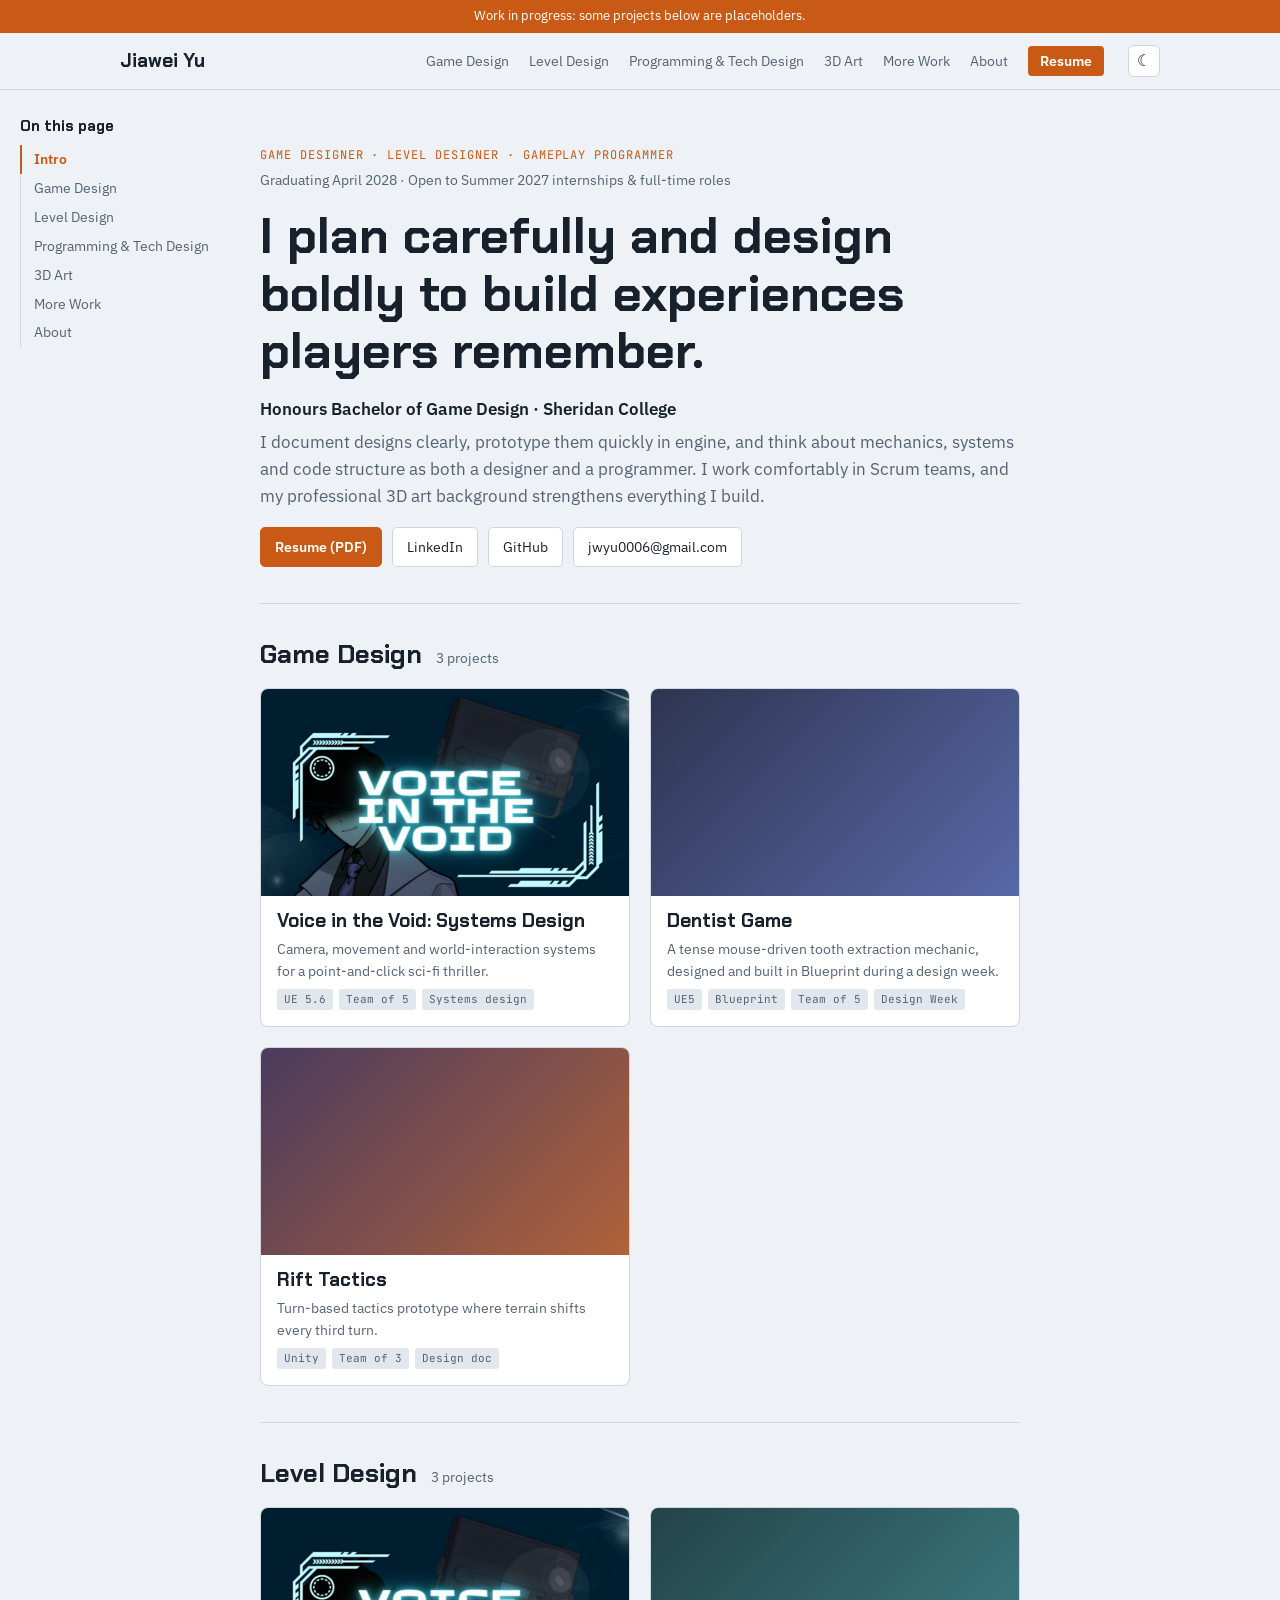
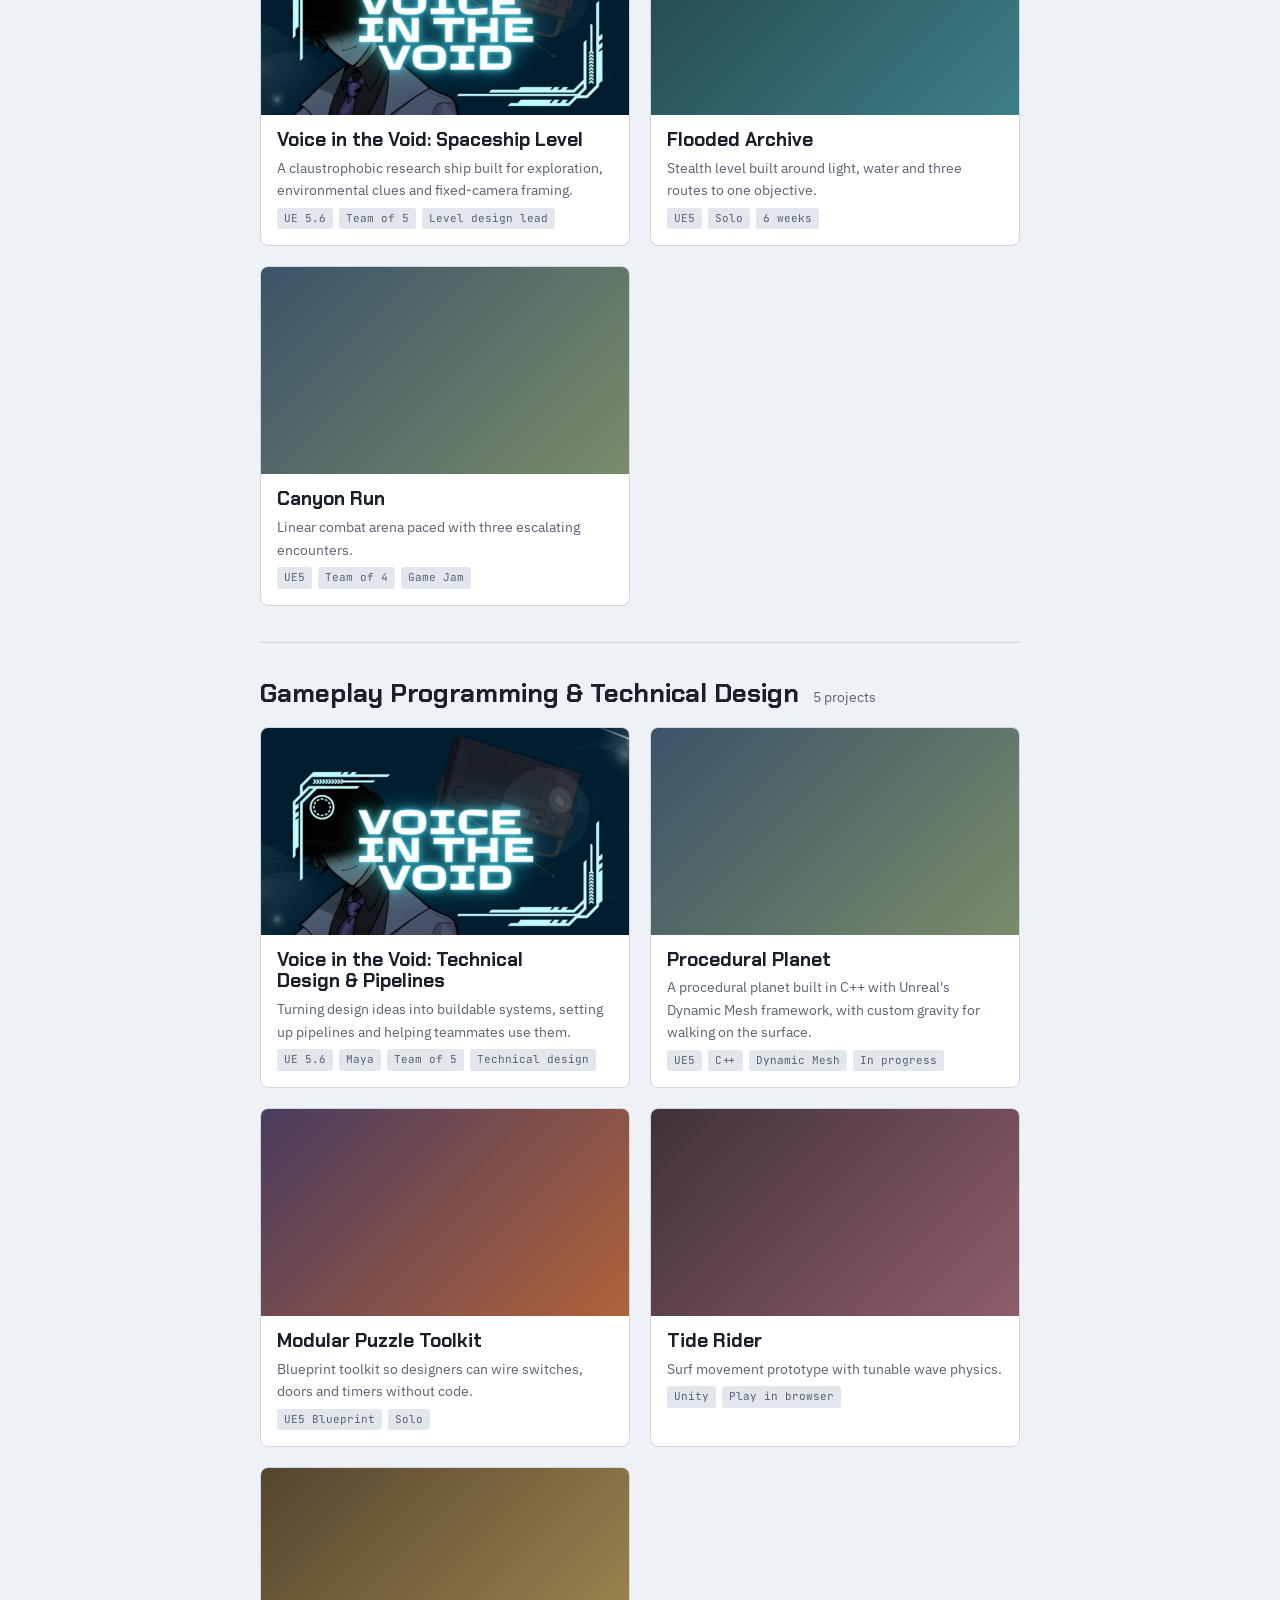
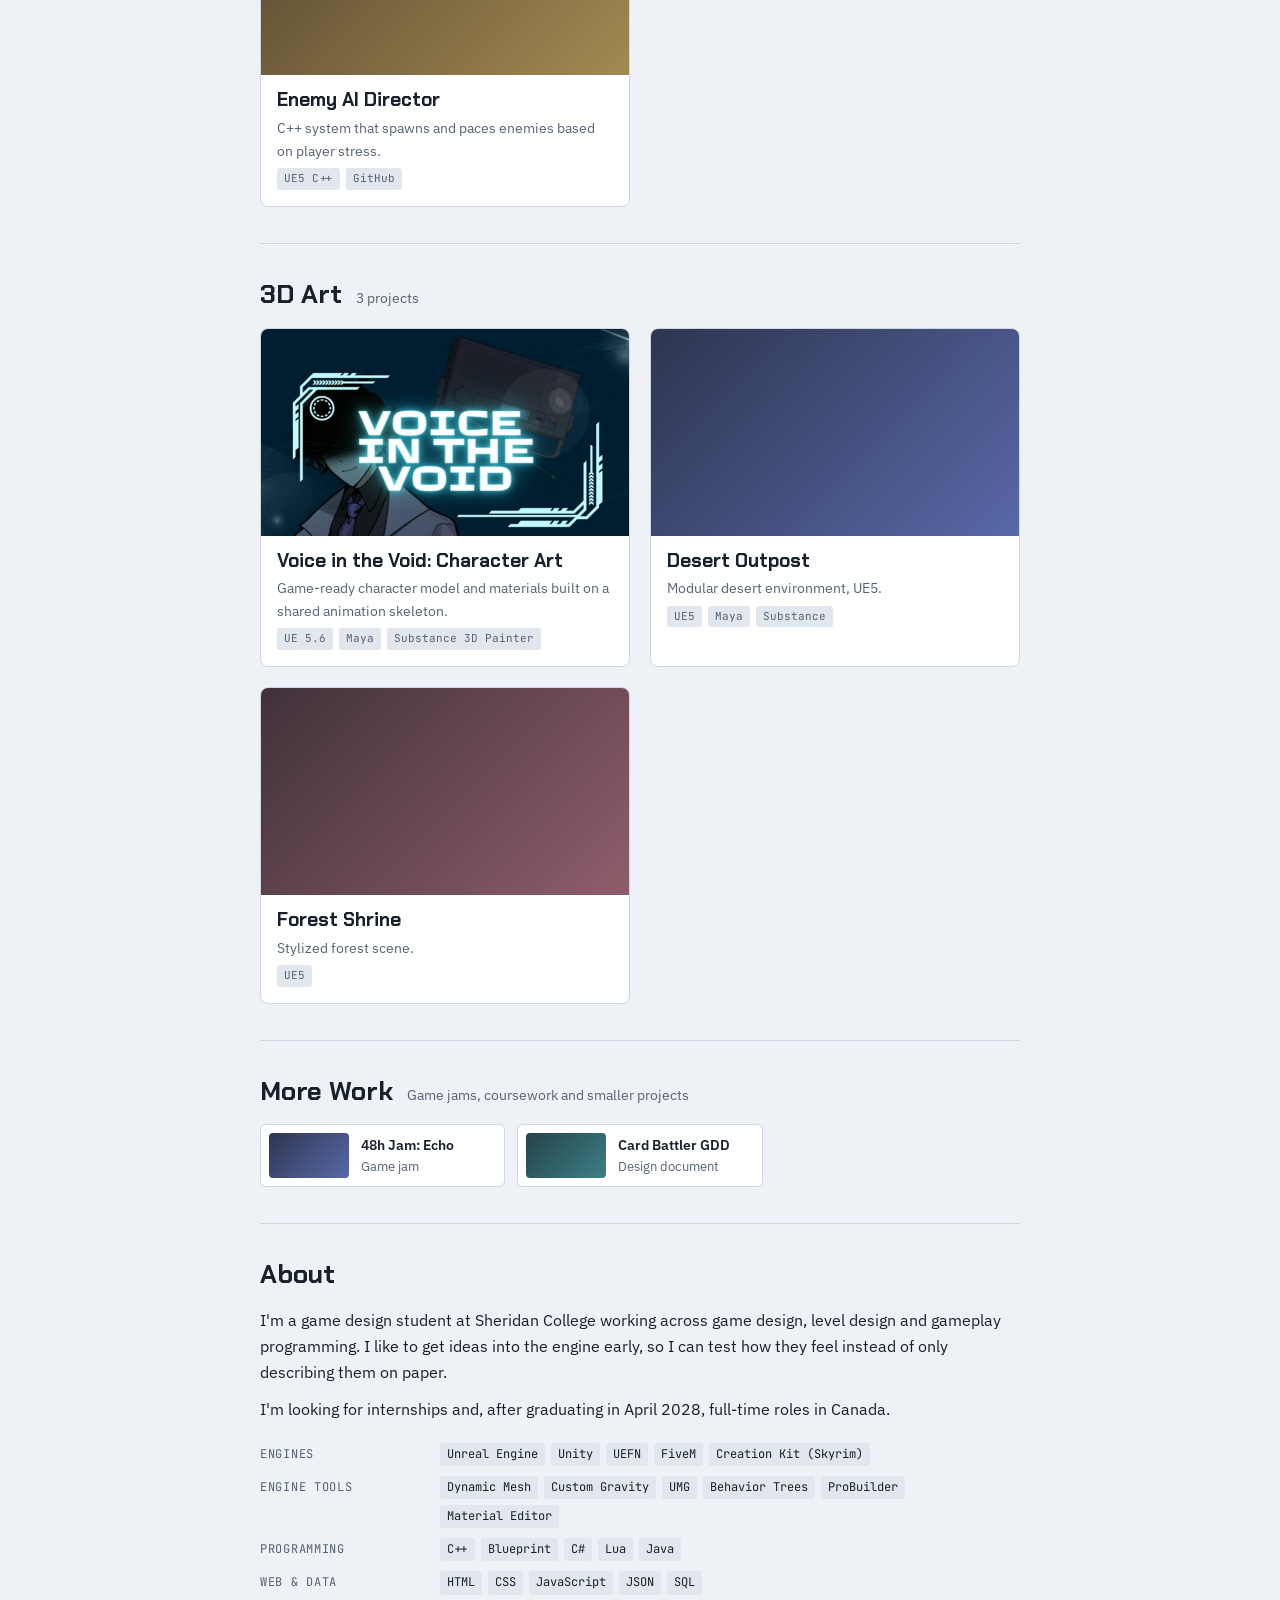
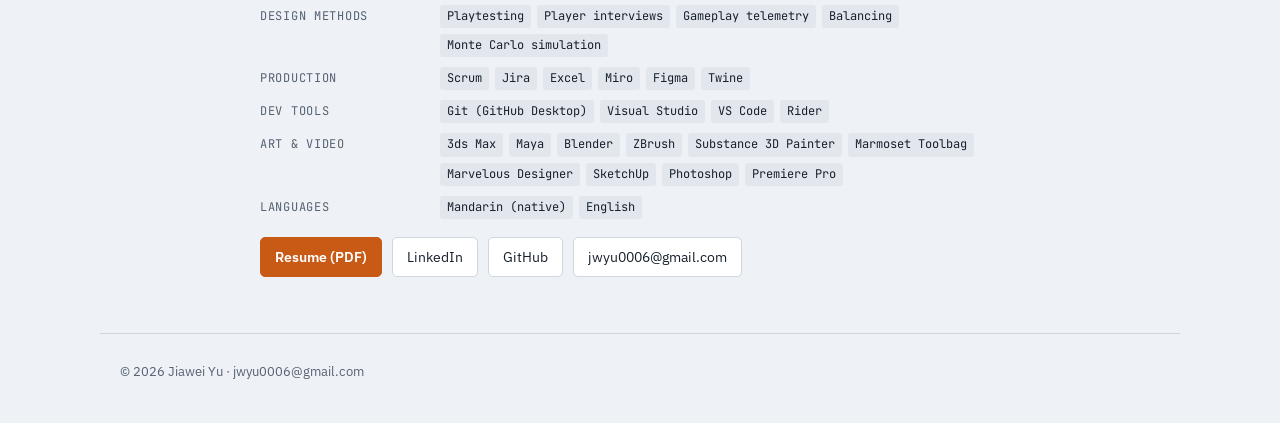
<file: index.html>
<!doctype html>
<html lang="en">
<head>
  <meta charset="utf-8">
  <meta name="viewport" content="width=device-width, initial-scale=1">
  <title>Jiawei Yu · Level & Technical Designer</title>
  <meta name="description" content="Portfolio of Jiawei Yu, level and technical designer.">
  <meta property="og:title" content="Jiawei Yu · Level & Technical Designer">
  <meta property="og:type" content="website">
  <link rel="preconnect" href="https://fonts.googleapis.com">
  <link rel="preconnect" href="https://fonts.gstatic.com" crossorigin>
  <link rel="stylesheet" href="https://fonts.googleapis.com/css2?family=Chakra+Petch:wght@500;600;700&family=IBM+Plex+Sans:wght@400;500;600&family=JetBrains+Mono:wght@400;500&display=swap">
  <script>try{var t=localStorage.getItem("theme");if(t)document.documentElement.dataset.theme=t}catch(e){}</script>
  <link rel="stylesheet" href="assets/style.css">
</head>
<body>
  <div id="banner"></div>
  <nav class="nav" id="nav"></nav>
  <main class="wrap" id="home"></main>
  <footer class="wrap footer" id="footer"></footer>

  <script src="content/site.js"></script>
  <script src="content/projects.js"></script>
  <script src="content/vitv.js"></script>
  <script src="assets/site.js"></script>
  <script>renderHome();</script>
</body>
</html>
</file>
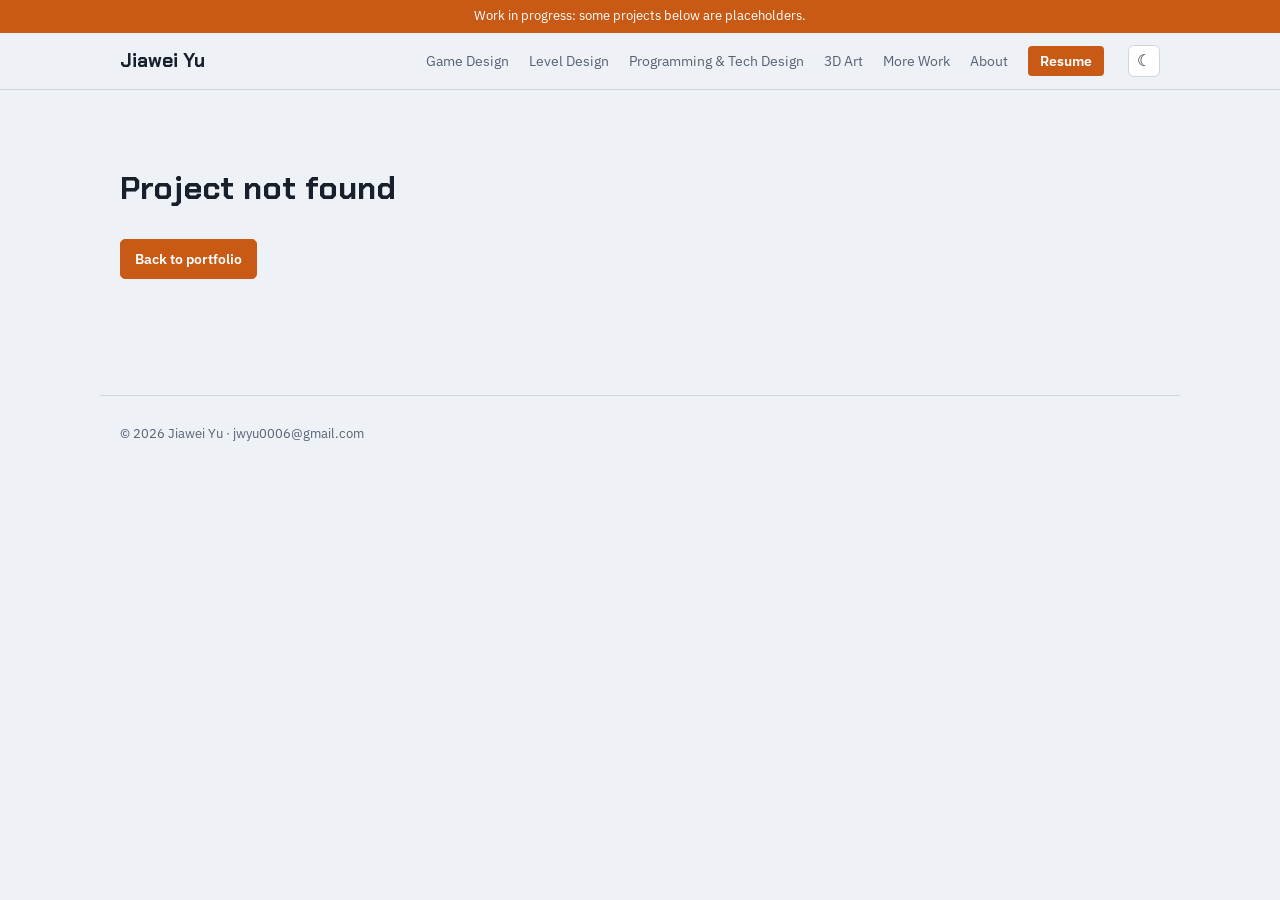
<file: project.html>
<!doctype html>
<html lang="en">
<head>
  <meta charset="utf-8">
  <meta name="viewport" content="width=device-width, initial-scale=1">
  <title>Project · Jiawei Yu</title>
  <link rel="preconnect" href="https://fonts.googleapis.com">
  <link rel="preconnect" href="https://fonts.gstatic.com" crossorigin>
  <link rel="stylesheet" href="https://fonts.googleapis.com/css2?family=Chakra+Petch:wght@500;600;700&family=IBM+Plex+Sans:wght@400;500;600&family=JetBrains+Mono:wght@400;500&display=swap">
  <script>try{var t=localStorage.getItem("theme");if(t)document.documentElement.dataset.theme=t}catch(e){}</script>
  <link rel="stylesheet" href="assets/style.css">
</head>
<body>
  <div id="banner"></div>
  <nav class="nav" id="nav"></nav>
  <main class="wrap" id="project"></main>
  <footer class="wrap footer" id="footer"></footer>

  <script src="content/site.js"></script>
  <script src="content/projects.js"></script>
  <script src="content/vitv.js"></script>
  <script src="assets/site.js"></script>
  <script>renderProject();</script>
</body>
</html>
</file>
<file: assets/style.css>
/* Layout: sticky nav, hero, role sections with card grids; project page is a media-first breakdown column */
:root {
  --bg: #eef1f5;
  --surface: #ffffff;
  --sunk: #e2e7ee;
  --fg: #17202b;
  --muted: #566273;
  --line: #cfd6e0;
  --accent: #c95a16;
  --accent-ink: #ffffff;
  --display: "Chakra Petch", system-ui, sans-serif;
  --body: "IBM Plex Sans", system-ui, -apple-system, "Segoe UI", sans-serif;
  --mono: "JetBrains Mono", ui-monospace, Consolas, monospace;
}
/* Dark theme: follows the system unless the visitor picks one with the nav toggle. */
@media (prefers-color-scheme: dark) {
  :root:not([data-theme="light"]) {
    --bg: #121821;
    --surface: #1a222d;
    --sunk: #232d3a;
    --fg: #e7ecf2;
    --muted: #99a5b5;
    --line: #2d3846;
    --accent: #f08a45;
    --accent-ink: #1a1206;
    color-scheme: dark;
  }
}
:root[data-theme="dark"] {
  --bg: #121821;
  --surface: #1a222d;
  --sunk: #232d3a;
  --fg: #e7ecf2;
  --muted: #99a5b5;
  --line: #2d3846;
  --accent: #f08a45;
  --accent-ink: #1a1206;
  color-scheme: dark;
}

* { box-sizing: border-box; }
html { scroll-behavior: smooth; scroll-padding-top: 72px; }
body {
  margin: 0;
  background: var(--bg);
  color: var(--fg);
  font-family: var(--body);
  font-size: 16px;
  line-height: 1.6;
}
img { max-width: 100%; display: block; }
a { color: inherit; }
h1, h2, h3 { font-family: var(--display); line-height: 1.15; margin: 0; text-wrap: balance; }
:focus-visible { outline: 2px solid var(--accent); outline-offset: 2px; }
.wrap { max-width: 1080px; margin: 0 auto; padding-inline: 20px; }

/* draft banner */
.banner { background: var(--accent); color: var(--accent-ink); text-align: center; font-size: 13px; padding: 6px 16px; }

/* nav */
.nav {
  position: sticky; top: 0; z-index: 10;
  background: color-mix(in srgb, var(--bg) 88%, transparent);
  backdrop-filter: blur(8px);
  border-bottom: 1px solid var(--line);
}
.nav .wrap { display: flex; flex-wrap: wrap; align-items: center; gap: 6px 20px; padding-block: 12px; }
.brand { font-family: var(--display); font-weight: 700; font-size: 19px; margin-right: auto; text-decoration: none; }
.nav a.link { text-decoration: none; font-size: 14px; color: var(--muted); }
.nav a.link:hover { color: var(--fg); }
.theme-toggle { margin-left: 4px; width: 32px; height: 32px; display: inline-grid; place-items: center; border: 1px solid var(--line); border-radius: 6px; background: var(--surface); color: var(--fg); cursor: pointer; font-size: 16px; line-height: 1; }
.theme-toggle:hover { border-color: var(--accent); }
.home-main { min-width: 0; }
.nav .cv { text-decoration: none; font-size: 14px; font-weight: 600; background: var(--accent); color: var(--accent-ink); padding: 4px 12px; border-radius: 4px; }

/* hero */
.hero { padding-block: 56px 36px; display: grid; gap: 16px; }
.eyebrow { font-family: var(--mono); font-size: 12px; letter-spacing: .08em; text-transform: uppercase; color: var(--accent); }
.eyebrows { display: grid; gap: 4px; }
.status { font-size: 14px; color: var(--muted); }
.hero h1 { font-size: clamp(30px, 4.6vw, 50px); max-width: 30ch; }
.intro { display: grid; gap: 6px; }
.intro p { margin: 0; color: var(--muted); font-size: 17px; }
.intro .school { color: var(--fg); font-weight: 600; }
.links { display: flex; flex-wrap: wrap; gap: 10px; }
.btn {
  display: inline-flex; align-items: center; gap: 6px;
  border: 1px solid var(--line); background: var(--surface); color: var(--fg);
  padding: 8px 14px; border-radius: 5px; text-decoration: none; font-size: 14px; font-family: inherit; cursor: pointer;
}
.btn:hover { border-color: var(--accent); }
/* Resume menu (several versions) */
.cv-menu { position: relative; display: inline-block; }
.cv-menu > summary { list-style: none; cursor: pointer; }
.cv-menu > summary::-webkit-details-marker { display: none; }
.cv-pop { position: absolute; z-index: 30; top: calc(100% + 6px); left: 0; min-width: 230px; display: grid; padding: 6px; background: var(--surface); border: 1px solid var(--line); border-radius: 8px; box-shadow: 0 8px 24px rgba(0,0,0,.14); }
.nav .cv-pop { left: auto; right: 0; }
.cv-pop-title { padding: 6px 10px 4px; font-family: var(--mono); font-size: 11px; text-transform: uppercase; letter-spacing: .06em; color: var(--muted); }
.cv-pop a { padding: 8px 10px; border-radius: 5px; text-decoration: none; color: var(--fg); font-size: 14px; font-weight: 500; }
.cv-pop a:hover, .cv-pop a:focus-visible { background: var(--sunk); color: var(--accent); }
.btn.primary { background: var(--accent); border-color: var(--accent); color: var(--accent-ink); font-weight: 600; }

/* sections */
.section { padding-block: 36px; border-top: 1px solid var(--line); }
.section-head { display: flex; flex-wrap: wrap; align-items: baseline; gap: 6px 14px; margin-bottom: 18px; }
.section-head h2 { font-size: 26px; }
.section-head span { color: var(--muted); font-size: 14px; }
.grid { display: grid; grid-template-columns: repeat(auto-fill, minmax(280px, 1fr)); gap: 20px; }

.card {
  display: flex; flex-direction: column; text-decoration: none;
  background: var(--surface); border: 1px solid var(--line); border-radius: 8px; overflow: hidden;
  transition: transform .15s, border-color .15s;
}
.card:hover { transform: translateY(-2px); border-color: var(--accent); }
.thumb { aspect-ratio: 16 / 9; width: 100%; object-fit: cover; background: var(--sunk); }
.thumb.ph { display: grid; place-items: center; color: rgba(255,255,255,.85); font-family: var(--mono); font-size: 12px; }
.card-body { padding: 14px 16px 16px; display: grid; gap: 6px; }
.card h3 { font-size: 19px; }
.card p { margin: 0; font-size: 14px; color: var(--muted); }
.tags { display: flex; flex-wrap: wrap; gap: 6px; }
.tag { font-family: var(--mono); font-size: 11px; padding: 2px 7px; border-radius: 3px; background: var(--sunk); color: var(--muted); }

.more { display: grid; grid-template-columns: repeat(auto-fill, minmax(220px, 1fr)); gap: 12px; }
.mini { display: flex; gap: 12px; align-items: center; text-decoration: none; background: var(--surface); border: 1px solid var(--line); border-radius: 6px; padding: 8px; }
.mini:hover { border-color: var(--accent); }
.mini .thumb { width: 80px; flex: none; border-radius: 4px; }
.mini div { min-width: 0; font-size: 13px; color: var(--muted); }
.mini b { display: block; color: var(--fg); font-weight: 600; font-size: 14px; }

.about { display: grid; gap: 12px; }
.about p { margin: 0; }
.skills { display: grid; gap: 10px; margin: 20px 0 0; }
.skills div { display: grid; grid-template-columns: 170px 1fr; gap: 10px; align-items: baseline; }
.skills dt { font-family: var(--mono); font-size: 12px; text-transform: uppercase; letter-spacing: .06em; color: var(--muted); }
.skills dd { margin: 0; display: flex; flex-wrap: wrap; gap: 6px; }
.skills .tag { font-size: 12px; color: var(--fg); }
@media (max-width: 520px) { .skills div { grid-template-columns: 1fr; gap: 4px; } }

.footer { padding-block: 28px 40px; color: var(--muted); font-size: 13px; border-top: 1px solid var(--line); margin-top: 20px; }

/* project page */
.back { display: inline-block; margin-top: 28px; color: var(--muted); text-decoration: none; font-size: 14px; }
.back:hover { color: var(--fg); }
.proj-head { padding-block: 14px 22px; display: grid; gap: 12px; }
.proj-head h1 { font-size: clamp(30px, 4.8vw, 46px); }
.proj-head p { margin: 0; color: var(--muted); font-size: 17px; }
.meta { display: grid; grid-template-columns: repeat(auto-fit, minmax(140px, 1fr)); gap: 1px; background: var(--line); border: 1px solid var(--line); border-radius: 6px; overflow: hidden; margin: 0; }
.meta div { background: var(--surface); padding: 10px 14px; }
.meta dt { font-family: var(--mono); font-size: 11px; text-transform: uppercase; letter-spacing: .06em; color: var(--muted); }
.meta dd { margin: 2px 0 0; font-weight: 600; }

.embed { position: relative; aspect-ratio: 16 / 9; width: 100%; border-radius: 8px; overflow: hidden; background: #000; }
.embed iframe { position: absolute; inset: 0; width: 100%; height: 100%; border: 0; }
.embed.ph { background: var(--sunk); display: grid; place-items: center; color: var(--muted); font-family: var(--mono); font-size: 13px; text-align: center; padding: 16px; }

.hero-clip, .section-clip { width: 100%; border-radius: 8px; display: block; background: #000; }
.has-side { max-width: 1480px; display: grid; grid-template-columns: 200px minmax(0, 1fr) 200px; gap: 40px; align-items: start; }
.toc { position: sticky; top: 76px; margin-top: 28px; max-height: calc(100vh - 96px); overflow-y: auto; }
.toc h3 { font-size: 15px; margin-bottom: 10px; }
.toc ul { list-style: none; margin: 0; padding: 0; border-left: 1px solid var(--line); }
.toc li a { display: block; padding: 5px 0 5px 12px; margin-left: -1px; border-left: 2px solid transparent; font-size: 14px; line-height: 1.35; color: var(--muted); text-decoration: none; }
.toc li a:hover { color: var(--fg); }
.toc li a.active { color: var(--accent); border-left-color: var(--accent); font-weight: 600; }
/* Group label: not a link, so it sits on the rail with an accent rule and darker text. */
.toc .toc-group { margin: 14px 0 4px -1px; padding: 6px 0 4px 12px; border-top: 1px solid var(--line); border-left: 2px solid var(--line); font-family: var(--mono); font-size: 11px; font-weight: 500; text-transform: uppercase; letter-spacing: .08em; color: var(--fg); cursor: default; }
.toc li.toc-sub a { padding-left: 24px; }
.proj-main { min-width: 0; display: grid; gap: 22px; align-content: start; }
.proj-main > .proj-head { padding-bottom: 0; }
.related { position: sticky; top: 76px; margin-top: 28px; background: var(--surface); border: 1px solid var(--line); border-radius: 8px; padding: 14px 16px; }
.related h3 { font-size: 15px; margin-bottom: 10px; }
.related ul { list-style: none; margin: 0; padding: 0; display: grid; gap: 12px; }
.related li { display: grid; gap: 2px; }
.related span { font-family: var(--mono); font-size: 11px; text-transform: uppercase; letter-spacing: .05em; color: var(--muted); }
@media (max-width: 1200px) {
  #project.has-side { grid-template-columns: minmax(0, 1fr) 200px; max-width: 1360px; }
  #home.has-side { display: block; max-width: 1080px; }
  .toc, .side-spacer { display: none; }
}
@media (max-width: 1000px) {
  #project.has-side { grid-template-columns: 1fr; gap: 0; max-width: 1080px; }
  .related { position: static; margin-top: 0; margin-bottom: 28px; }
}
.hero-video { display: grid; gap: 10px; }
.hero-video h2 { font-size: 20px; }
.article .block { display: grid; gap: 12px; }
.article .block + .block { border-top: 1px solid var(--line); padding-top: 26px; margin-top: 8px; }
.article .block h2 { margin-top: 0; }
.divider { display: flex; align-items: center; gap: 14px; margin: 26px 0 6px; }
.divider::before, .divider::after { content: ""; height: 2px; background: var(--accent); flex: 1; }
.divider::before { flex: 0 0 24px; }
.divider span { font-family: var(--mono); font-size: 12px; letter-spacing: .1em; text-transform: uppercase; color: var(--accent); }
.highlights { background: var(--surface); border: 1px solid var(--line); border-left: 3px solid var(--accent); border-radius: 8px; padding: 14px 18px; }
.highlights h2 { font-size: 17px; margin-bottom: 6px; }
.highlights ul { margin: 0; padding-left: 20px; display: grid; gap: 4px; }
.split { display: grid; grid-template-columns: minmax(0, 5fr) minmax(0, 6fr); gap: 20px; align-items: start; }
.split-text { min-width: 0; display: grid; gap: 10px; }
.split-media .embed.ph { aspect-ratio: 16 / 9; }
.section-img { width: 100%; border-radius: 8px; }
@media (max-width: 700px) { .split { grid-template-columns: 1fr; } }
.lead { font-weight: 600; }
.story { margin: 0; display: grid; gap: 10px; }
.story dt { font-family: var(--mono); font-size: 11px; text-transform: uppercase; letter-spacing: .06em; color: var(--accent); }
.story dd { margin: 2px 0 0; }
.related a { font-weight: 600; text-decoration: none; color: var(--accent); }
.related a:hover { text-decoration: underline; }
.play { display: grid; grid-template-columns: repeat(auto-fit, minmax(260px, 1fr)); gap: 14px; margin-top: 18px; }
.panel { background: var(--surface); border: 1px solid var(--line); border-radius: 8px; padding: 16px; display: grid; gap: 8px; align-content: start; }
.panel h3 { font-size: 17px; }
.panel p { margin: 0; font-size: 14px; color: var(--muted); }

.article { display: grid; gap: 22px; padding-block: 10px 12px; }
.article h2 { font-size: 23px; margin-top: 22px; }
.article p { margin: 0; }
.article ul { margin: 0; padding-left: 22px; display: grid; gap: 6px; }
.callout { background: var(--surface); border: 1px solid var(--line); border-radius: 8px; padding: 16px 18px; }

.map { position: relative; border-radius: 8px; overflow: hidden; background: var(--sunk); border: 1px solid var(--line); }
.map.ph { aspect-ratio: 4 / 3; }
.pin {
  position: absolute; transform: translate(-50%, -50%);
  width: 28px; height: 28px; border-radius: 50%;
  background: var(--accent); color: var(--accent-ink); border: 2px solid #fff;
  display: grid; place-items: center; font-family: var(--mono); font-size: 12px; font-weight: 600;
}
.legend { display: grid; gap: 6px; font-size: 15px; padding: 0; list-style: none; }
.legend b { font-family: var(--mono); color: var(--accent); margin-right: 8px; }

.compare { position: relative; aspect-ratio: 16 / 9; width: 100%; border-radius: 8px; overflow: hidden; user-select: none; background: var(--sunk); }
.compare .layer { position: absolute; inset: 0; width: 100%; height: 100%; object-fit: cover; }
.compare .layer.ph { display: grid; place-items: center; font-family: var(--mono); font-size: 13px; color: #fff; }
.compare .label { position: absolute; top: 10px; font-family: var(--mono); font-size: 11px; background: rgba(0,0,0,.6); color: #fff; padding: 2px 8px; border-radius: 3px; }
.compare .handle { position: absolute; top: 0; bottom: 0; width: 3px; background: #fff; box-shadow: 0 0 0 1px rgba(0,0,0,.35); pointer-events: none; }
.compare input { position: absolute; left: 0; right: 0; bottom: 10px; width: calc(100% - 40px); margin: 0 20px; }

.gallery { display: grid; grid-template-columns: repeat(auto-fit, minmax(240px, 1fr)); gap: 12px; }
.gallery figure { margin: 0; display: grid; gap: 6px; }
.gallery img { border-radius: 6px; width: 100%; }
.gallery figcaption, .caption { font-size: 13px; color: var(--muted); }

pre { margin: 0; background: var(--sunk); border: 1px solid var(--line); border-radius: 6px; padding: 14px; overflow-x: auto; font-family: var(--mono); font-size: 13px; line-height: 1.5; }

.next { display: flex; justify-content: space-between; gap: 12px; flex-wrap: wrap; padding-block: 28px; }

.notfound { padding-block: 80px; display: grid; gap: 16px; }

@media (prefers-reduced-motion: reduce) {
  html { scroll-behavior: auto; }
  .card { transition: none; }
}
.article > p, .article > ul, .article > .callout { max-width: 72ch; }
</file>
